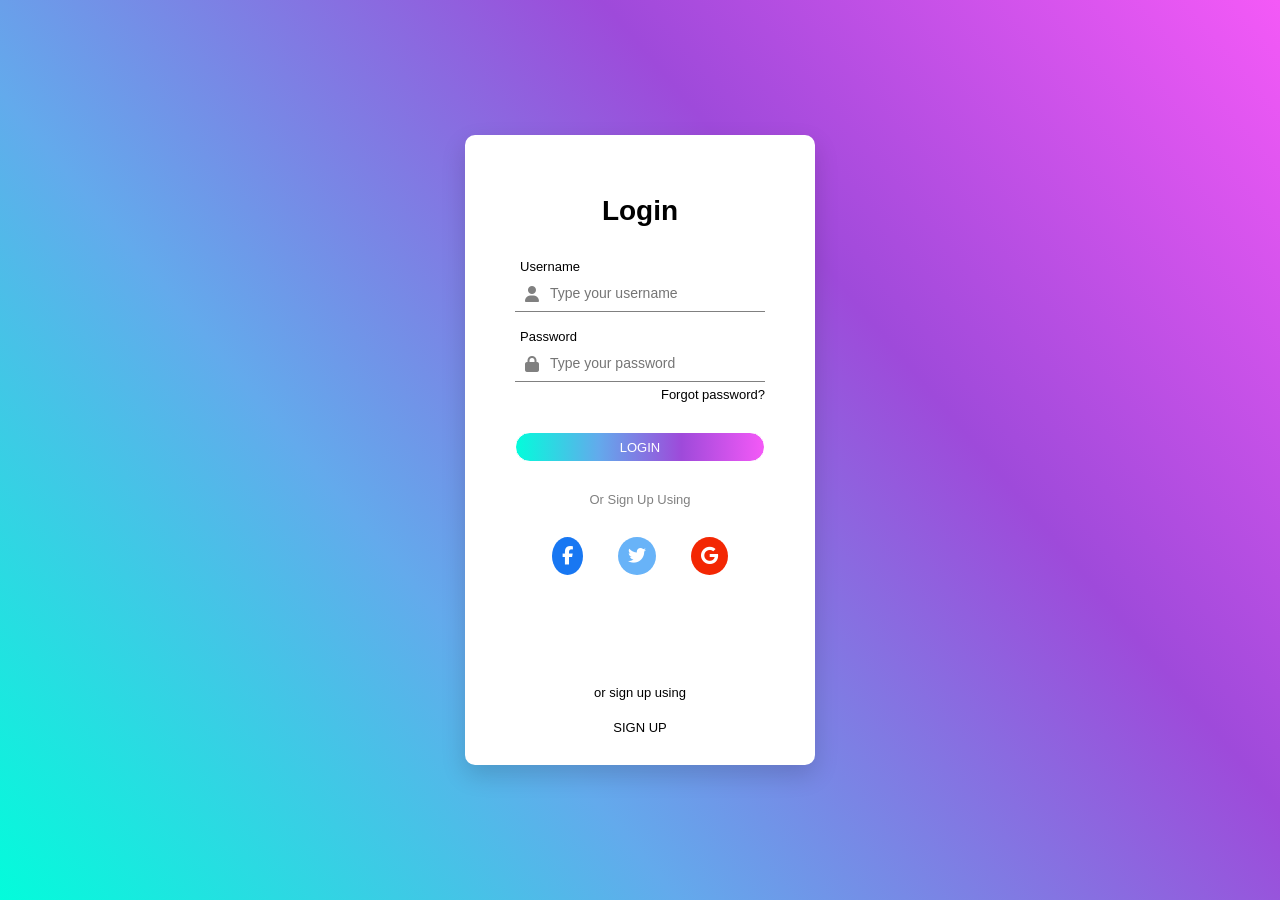
<file: LoginPage/loginUi.html>
<!DOCTYPE html>
<html lang="en">
  <head>
    <meta charset="UTF-8" />
    <meta name="viewport" content="width=device-width, initial-scale=1.0" />
    <link rel="stylesheet" href="loginStyle.css" />
    <link
      rel="stylesheet"
      href="https://cdnjs.cloudflare.com/ajax/libs/font-awesome/6.5.0/css/all.min.css"
    />
    <title>Login UI</title>
  </head>
  <body>
    <div class="loginCard">
      <h2 id="heading">Login</h2>
      <form action="#" method="post">
        <div class="inputBox">
          <label for="password">Username</label>
          <i class="fa fa-user"></i>
          <input type="text" id="username" placeholder="Type your username" />
        </div>
        <div class="inputBox">
          <label for="password">Password</label>
          <i class="fa fa-lock"></i>
          <input
            type="password"
            id="password"
            placeholder="Type your password"
          />
        </div>
        <div id="forgotPass">Forgot password?</div>
        <button>LOGIN</button>
        <div class="util">
          <p>Or Sign Up Using</p>
          <div class="socialLogin">
            <i class="fa-brands fa-facebook-f"></i>
            <i class="fa-brands fa-twitter"></i>
            <i class="fa-brands fa-google"></i>
          </div>
        </div>
      </form>
      <div class="foot">
        <p>or sign up using</p>
        <a href="http://">SIGN UP</a>
      </div>
    </div>
  </body>
</html>
</file>
<file: LoginPage/loginStyle.css>
* {
  margin: 0;
  padding: 0;
  box-sizing: border-box;
}

.loginCard {
  width: 350px;
  padding: 30px 25px;
  border-radius: 10px;
  background-color: white;
  box-shadow: 0 10px 25px rgba(0, 0, 0, 0.15);
  margin: 100px auto;
}

body {
  background: linear-gradient(50deg, #03fcdb, #63aaec, #9e4ada, #f459f7);
  /* background: linear-gradient(135deg, #63a4ff, #e24dff); */
  height: 100vh;
  display: flex;
  justify-content: center;
  align-items: center;
}
#heading {
  margin: 30px;
  text-align: center;
  font-size: 28px;
  font-weight: 700;
  font-family: "Trebuchet MS", "Lucida Sans Unicode", "Lucida Grande",
    "Lucida Sans", Arial, sans-serif;
}

.inputBox {
  position: relative;
  margin: 15px 25px 5px 25px;
}

.inputBox i {
  position: absolute;
  left: 10px;
  top: 68%;
  transform: translateY(-50%);
  color: gray;
}

.inputBox input {
  width: 100%;
  padding: 10px 10px 10px 35px;
  border: none;
  border-bottom: 1px solid gray;
  outline: none;
  font-size: 14px;
}

.inputBox label {
  font-family: "Trebuchet MS", "Lucida Sans Unicode", "Lucida Grande",
    "Lucida Sans", Arial, sans-serif;
  font-size: small;
  margin-left: 5px;
}

#forgotPass {
  text-align: right;
  margin: 5px 25px 0 25px;
  font-family: "Trebuchet MS", "Lucida Sans Unicode", "Lucida Grande",
    "Lucida Sans", Arial, sans-serif;
  font-size: small;
}

button {
  margin: 30px auto;
  width: 250px;
  border: 1px solid;
  border-radius: 25px;
  font-size: small;
  color: white;
  height: 30px;
  display: block;
  background: linear-gradient(90deg, #03fcdb, #63aaec, #9e4ada, #f459f7);
  cursor: pointer;
}

button:hover {
  opacity: 0.9;
  transform: scale(1.02);
}
.util p {
  text-align: center;
  margin-top: 20px;
  color: grey;
  font-family: "Trebuchet MS", "Lucida Sans Unicode", "Lucida Grande",
    "Lucida Sans", Arial, sans-serif;
  font-size: small;
}

.socialLogin {
  margin-top: 20px;
  display: flex;
  justify-content: center;
  gap: 15px;
}

.socialLogin i {
  font-size: 18px;
  margin: 10px;
  padding: 10px;
  border-radius: 50%;
  color: white;
  cursor: pointer;
}

.fa-facebook-f {
  background-color: #1877f2;
}
.fa-twitter {
  background-color: #68b3f8;
}
.fa-google {
  background-color: #f32703;
}

.foot {
  margin-top: 100px;
  text-align: center;
  font-family: "Trebuchet MS", "Lucida Sans Unicode", "Lucida Grande",
    "Lucida Sans", Arial, sans-serif;
  font-size: small;
}
.foot p {
  margin: 20px;
}

.foot a {
  text-decoration: none;
  color: black;
}
</file>
